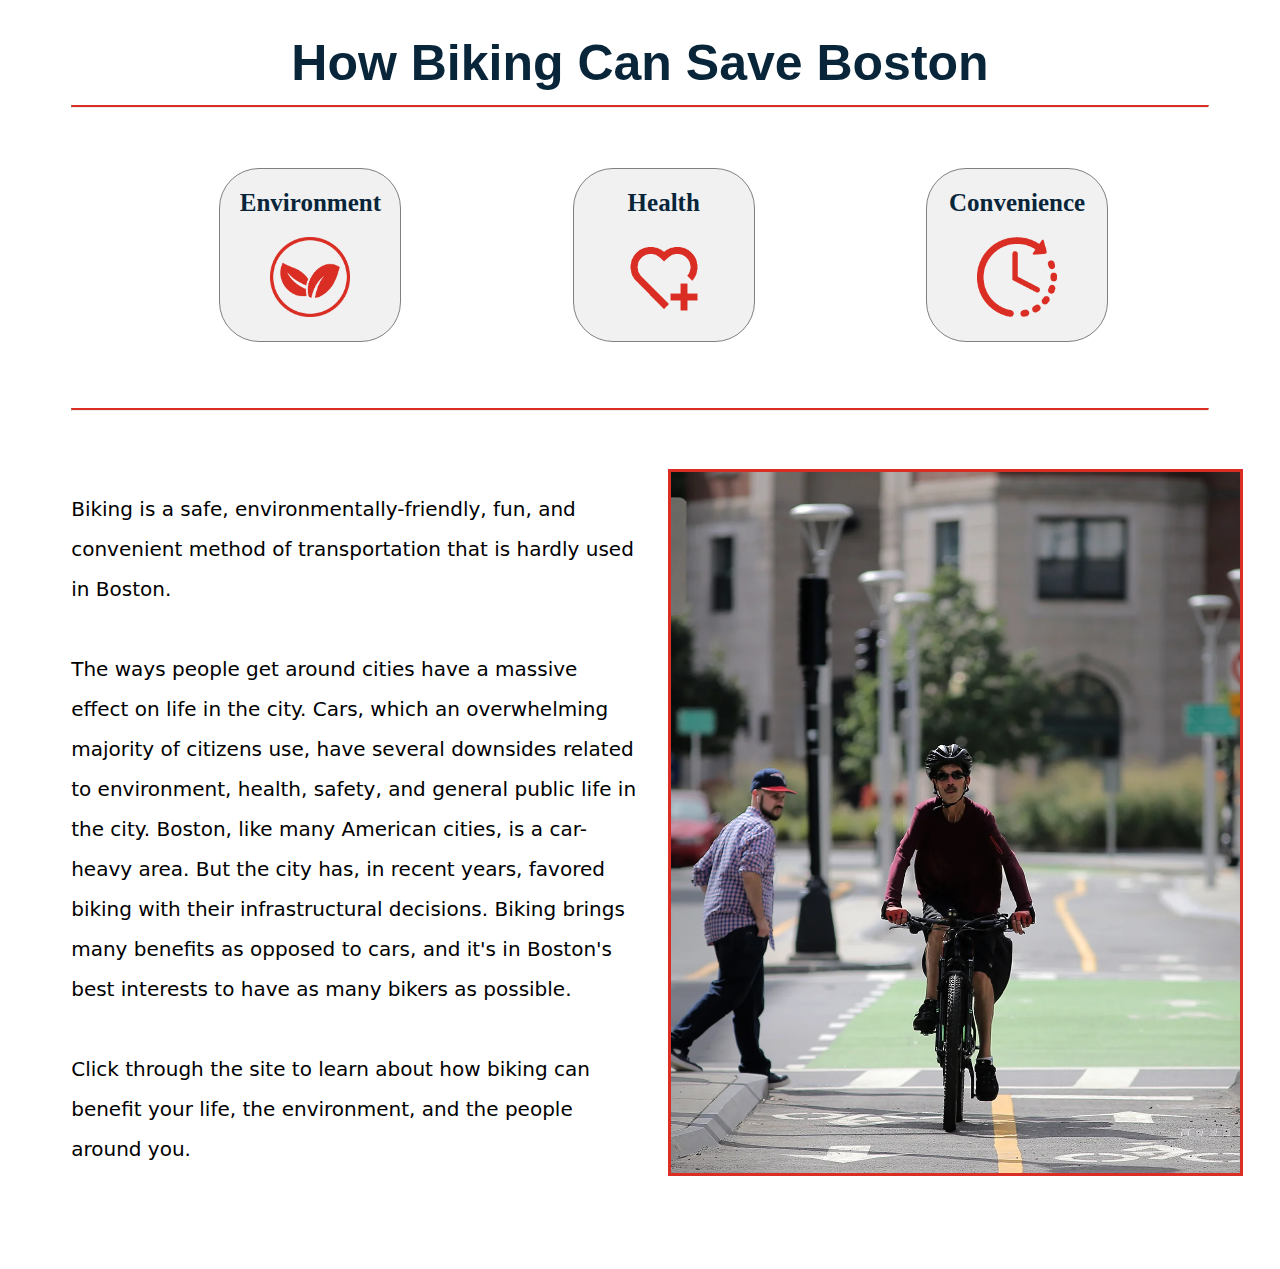
<file: index.html>
<!doctype html>
<html>
<head>
<meta charset="UTF-8">
<title>Benefits of Biking</title>
<link href="index.css" rel="stylesheet" type="text/css">
</head>
<body>
<!-- CONTAINER MAIN -->
<div class="container">
	
	<section class="hero">
		<!--<img class="heroimage" src="boston.jpeg" alt="" style="opacity:85%"/> -->
  		<h1>How Biking Can Save Boston</h1>
	  <hr>
	</section>
	
  <section class="icons">
		<ul>
			<li>
			<h2><a href="digital_project_environment.html">Environment</a></h2>
			<a href="digital_project_environment.html"><img src="enviicon2.png" width="80" height="80" alt=""></a>
			</li>
			
		  <li> 
			<h2><a href="digital_project_health.html">Health</a></h2>
			<a href="digital_project_health.html"><img src="healthicon.png" width="80" height="80" alt=""></a>
		  </li>
			
			<li> 
			<h2><a href="digital_project_convenience.html">Convenience</a></h2>
			<a href="digital_project_health.html"><img src="timeicon.png" width="80" height="80" alt=""/></a>
			</li>
		</ul>
  </section>

	<div id = "secsect">
            <hr>
              
            <div id = "leftbox">
                <p>Biking is a safe, environmentally-friendly, fun, and convenient method of transportation that is hardly used in Boston. <br> <br>
				
				The ways people get around cities have a massive effect on life in the city. Cars, which an overwhelming majority of citizens use, have several downsides related to environment, health, safety, and general public life in the city. Boston, like many American cities, is a car-heavy area. But the city has, in recent years, favored biking with their infrastructural decisions. Biking brings many benefits as opposed to cars, and it's in Boston's best interests to have as many bikers as possible. <br> <br>
				
				Click through the site to learn about how biking can benefit your life, the environment, and the people around you.</p>
            </div> 
              
            <div id = "rightbox">
                <img src="bostonbikelanes_edited.png" alt=""/> 
            </div>
              
        </div>
	

		
</div>
</body>
</html>
</file>
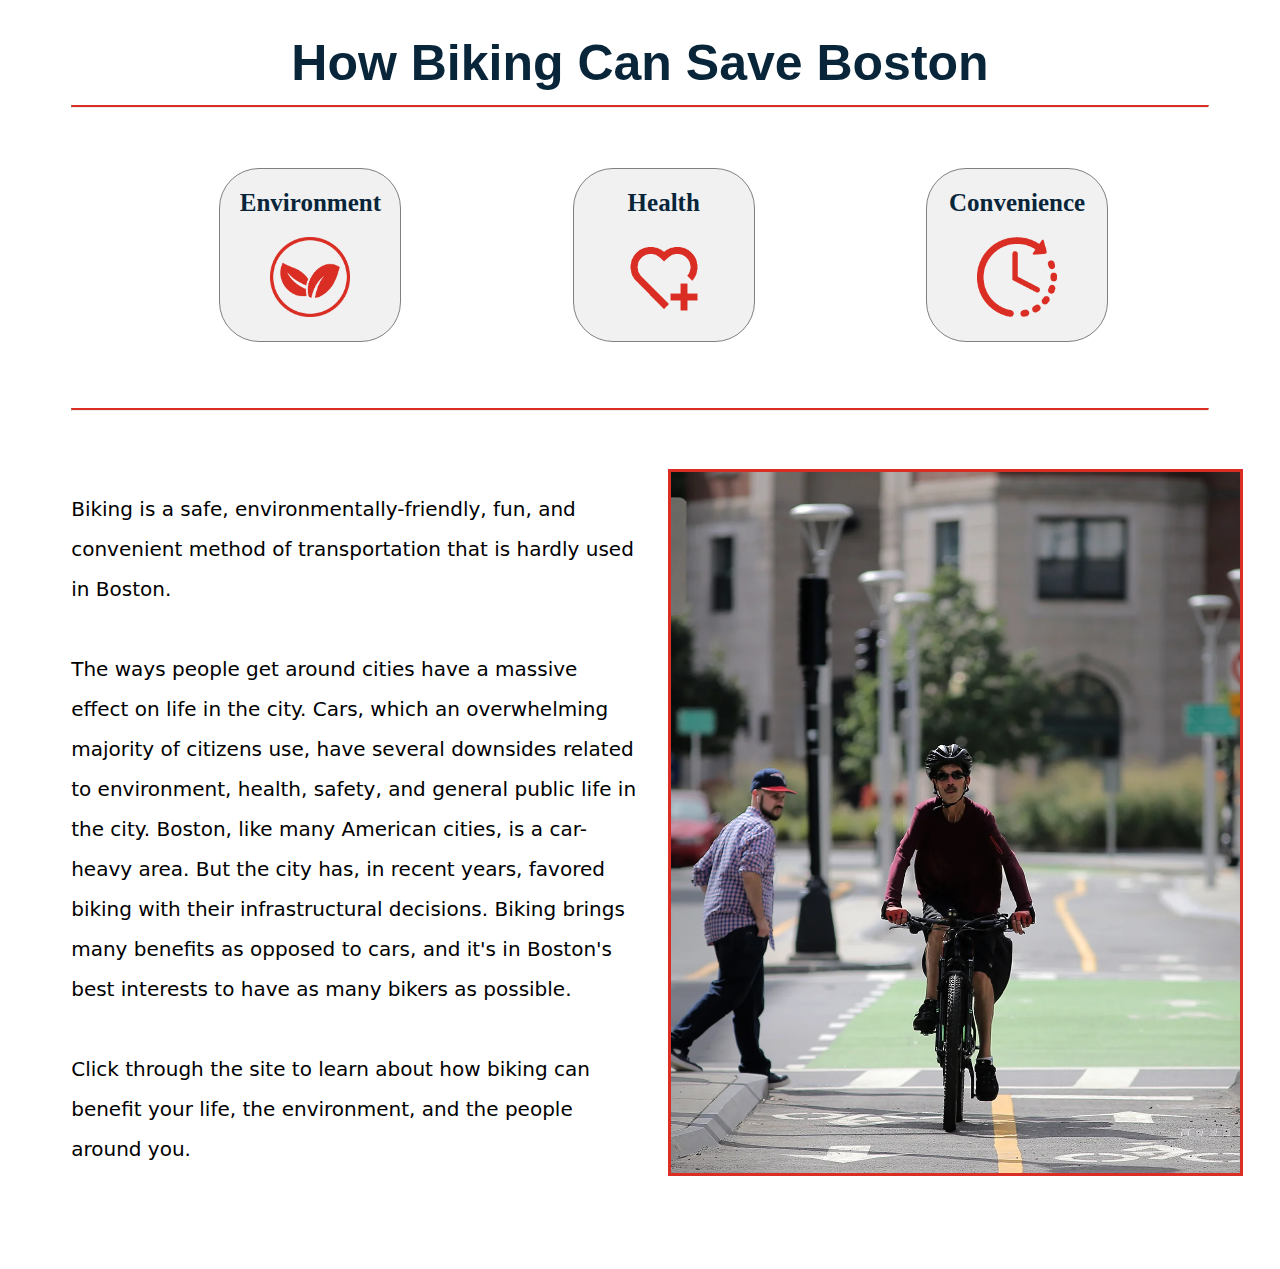
<file: digital_project.html>
<!doctype html>
<html>
<head>
<meta charset="UTF-8">
<title>digital_project</title>
<link href="digital_project.css" rel="stylesheet" type="text/css">
</head>
<body>
<!-- CONTAINER MAIN -->
<div class="container">
	
	<section class="hero">
		<!--<img class="heroimage" src="boston.jpeg" alt="" style="opacity:85%"/> -->
  		<h1>How Biking Can Save Boston</h1>
	  <hr>
	</section>
	
  <section class="icons">
		<ul>
			<li>
			<h2><a href="digital_project_environment.html">Environment</a></h2>
			<a href="digital_project_environment.html"><img src="enviicon2.png" width="80" height="80" alt=""></a>
			</li>
			
		  <li> 
			<h2><a href="digital_project_health.html">Health</a></h2>
			<a href="digital_project_health.html"><img src="healthicon.png" width="80" height="80" alt=""></a>
		  </li>
			
			<li> 
			<h2><a href="digital_project_convenience.html">Convenience</a></h2>
			<a href="digital_project_health.html"><img src="timeicon.png" width="80" height="80" alt=""/></a>
			</li>
		</ul>
  </section>

	<div id = "secsect">
            <hr>
              
            <div id = "leftbox">
                <p>Biking is a safe, environmentally-friendly, fun, and convenient method of transportation that is hardly used in Boston. <br> <br>
				
				The ways people get around cities have a massive effect on life in the city. Cars, which an overwhelming majority of citizens use, have several downsides related to environment, health, safety, and general public life in the city. Boston, like many American cities, is a car-heavy area. But the city has, in recent years, favored biking with their infrastructural decisions. Biking brings many benefits as opposed to cars, and it's in Boston's best interests to have as many bikers as possible. <br> <br>
				
				Click through the site to learn about how biking can benefit your life, the environment, and the people around you.</p>
            </div> 
              
            <div id = "rightbox">
                <img src="bostonbikelanes_edited.png" alt=""/> 
            </div>
              
        </div>
	

		
</div>
</body>
</html>
</file>
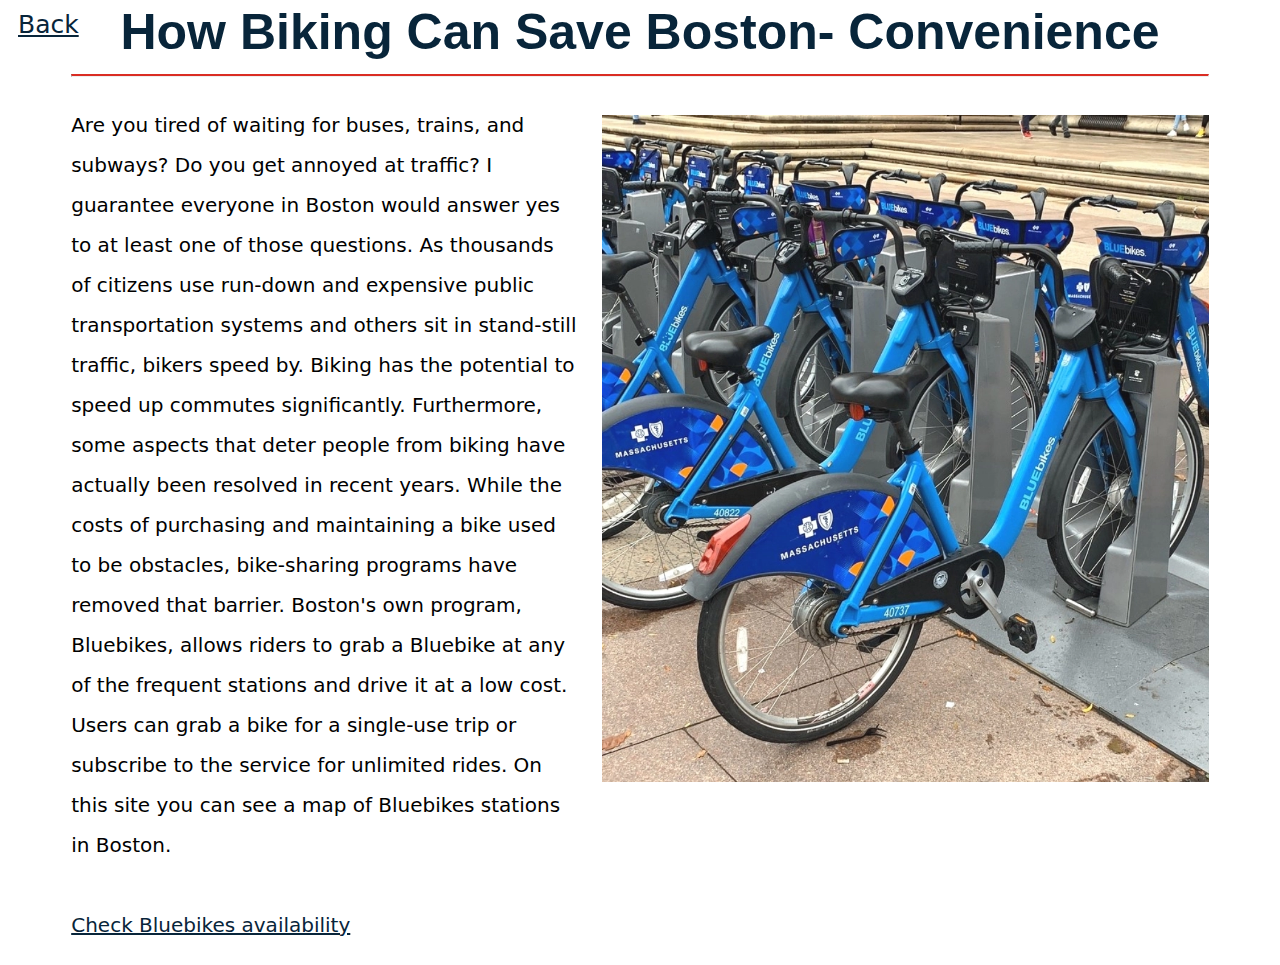
<file: digital_project_convenience.html>
<!doctype html>
<html>
<head>
<meta charset="UTF-8">
<title>Convenience Benefits of Biking</title>
	
<link href="digital_project_sidepages.css" rel="stylesheet" type="text/css">
</head>

<body>
	
<div class="container">
	
	<section class="back">
		<a href="index.html">Back</a>
	</section>
	
	<section class="hero">
  		<h1>How Biking Can Save Boston- Convenience</h1>
	  <hr>
	</section>
	
  <section id="text">
		<p>	Are you tired of waiting for buses, trains, and subways? Do you get annoyed at traffic? I guarantee everyone in Boston would answer yes to at least one of those questions. As thousands of citizens use run-down and expensive public transportation systems and others sit in stand-still traffic, bikers speed by. Biking has the potential to speed up commutes significantly. Furthermore, some aspects that deter people from biking have actually been resolved in recent years. While the costs of purchasing and maintaining a bike used to be obstacles, bike-sharing programs have removed that barrier. Boston's own program, Bluebikes, allows riders to grab a Bluebike at any of the frequent stations and drive it at a low cost. Users can grab a bike for a single-use trip or subscribe to the service for unlimited rides. On this site you can see a map of Bluebikes stations in Boston. <br> <br>
			
		<a href="https://member.bluebikes.com/map/" target="_blank"> Check Bluebikes availability</a>	
		</p>
	</section>
	
	<section id="image">
    	<img src="bluebikes.jpeg"  alt=""/> 
	</section>
</div>	
</body>
</html>
</file>
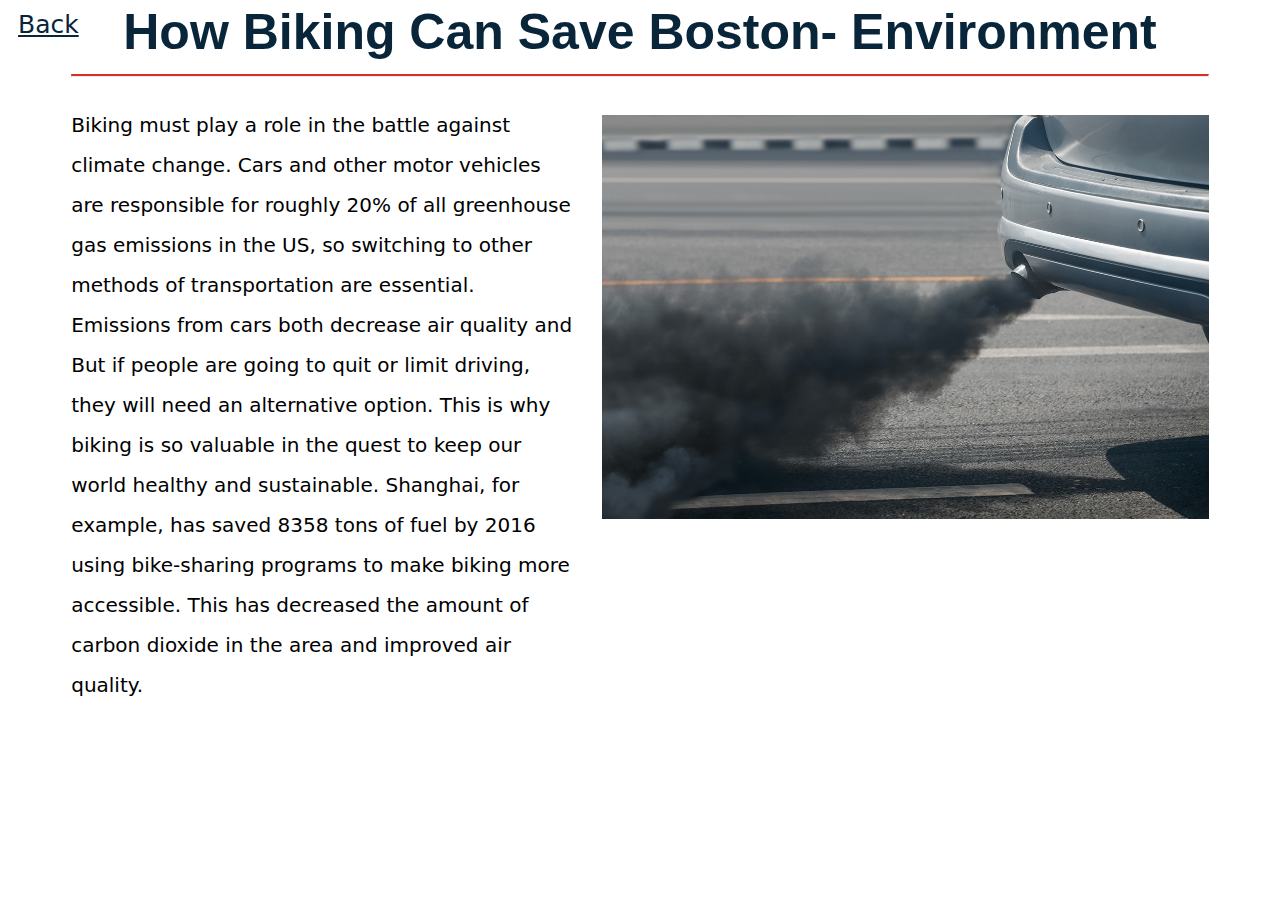
<file: digital_project_environment.html>
<!doctype html>
<html>
<head>
<meta charset="UTF-8">
<title>Environmental Benefits of Biking</title>
	
<link href="digital_project_sidepages.css" rel="stylesheet" type="text/css">
</head>

<body>
	
<div class="container">
	
	<section class="back">
		<a href="index.html">Back</a>
	</section>
	
	<section class="hero">
  		<h1>How Biking Can Save Boston- Environment</h1>
	  <hr>
	</section>
	
  <section id="text">
		<p>	Biking must play a role in the battle against climate change. Cars and other motor vehicles are responsible for roughly 20% of all greenhouse gas emissions in the US, so switching to other methods of transportation are essential. Emissions from cars both decrease air quality and But if people are going to quit or limit driving, they will need an alternative option. This is why biking is so valuable in the quest to keep our world healthy and sustainable. Shanghai, for example, has saved 8358 tons of fuel by 2016 using bike-sharing programs to make biking more accessible. This has decreased the amount of carbon dioxide in the area and improved air quality. </p>
	</section>
	
	<section id="image">
    	<img src="caremission.jpeg"  alt=""/> 
	</section>
</div>	
</body>
</html>
</file>
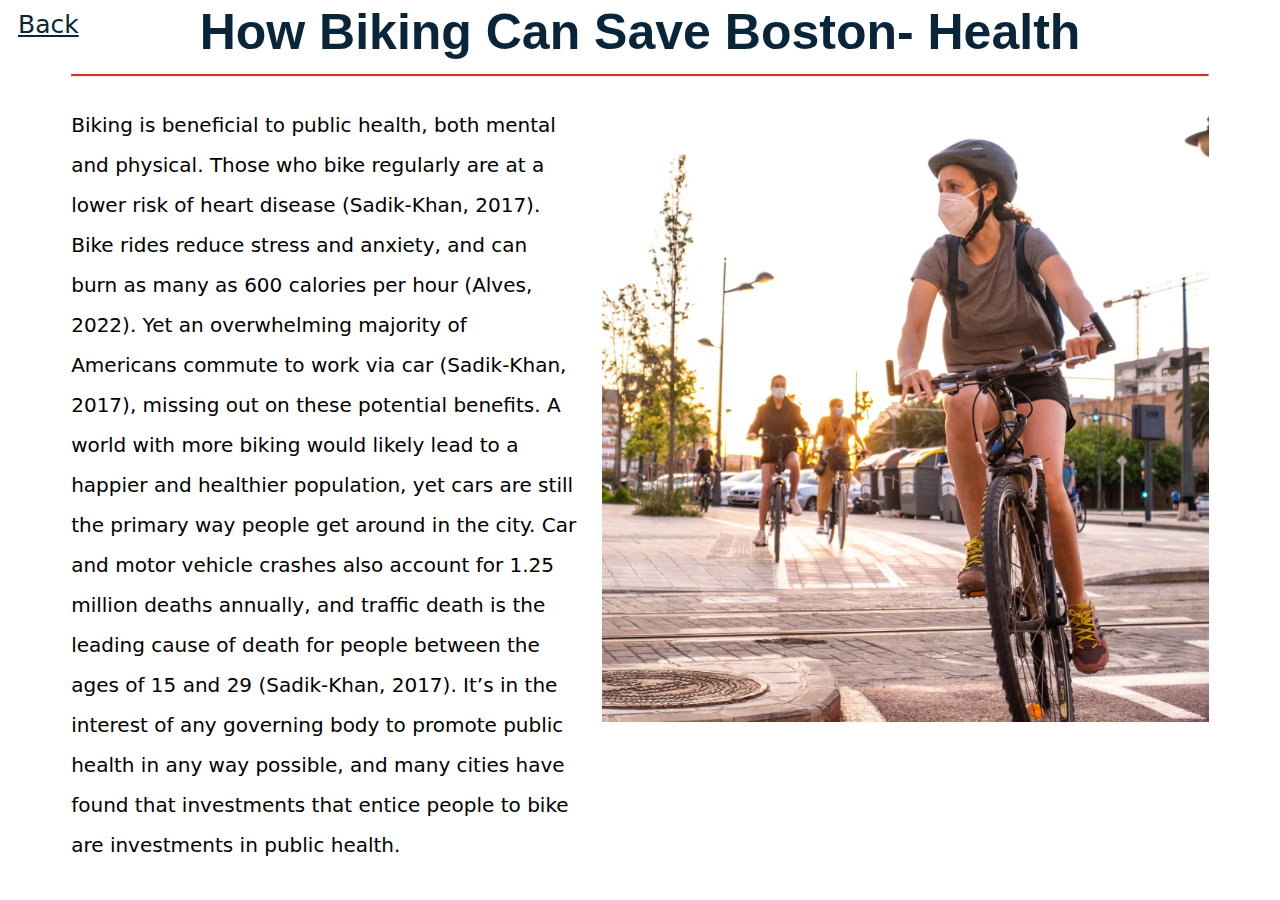
<file: digital_project_health.html>
<!doctype html>
<html>
<head>
<meta charset="UTF-8">
<title>Health Benefits of Biking</title>
	
<link href="digital_project_sidepages.css" rel="stylesheet" type="text/css">
</head>

<body>
	
<div class="container">
	
	<section class="back">
		<a href="index.html">Back</a>
	</section>
	
	<section class="hero">
  		<h1>How Biking Can Save Boston- Health</h1>
	  <hr>
	</section>
	
  <section id="text">
		<p>	Biking is beneficial to public health, both mental and physical. Those who bike regularly are at a lower risk of heart disease (Sadik-Khan, 2017). Bike rides reduce stress and anxiety, and can burn as many as 600 calories per hour (Alves, 2022). Yet an overwhelming majority of Americans commute to work via car (Sadik-Khan, 2017), missing out on these potential benefits. A world with more biking would likely lead to a happier and healthier population, yet cars are still the primary way people get around in the city. Car and motor vehicle crashes also account for 1.25 million deaths annually, and traffic death is the leading cause of death for people between the ages of 15 and 29 (Sadik-Khan, 2017). It’s in the interest of any governing body to promote public health in any way possible, and many cities have found that investments that entice people to bike are investments in public health. </p>
	</section>
	
	<section id="image">
    	<img src="bikehealth.jpeg"  alt=""/> 
	</section>
</div>	
</body>
</html>
</file>
<file: index.css>
@charset "UTF-8";
/* CSS Document */

.container {
}

/*Entire hero section */
.hero {
	font-family: Tahoma, Verdana, sans-serif;
}

/*Just the text*/
.hero h1 {
	font-size: 50px;
	color: #08253A;
	text-align: center;
}

.container hr {
	border-top: 2px solid #da2d23;
	margin-left: 5%;
	margin-right: 5%;
	margin-top: -20px;
	clear: both;
}

.icons {
	margin-top: 60px;
}

ul {
	list-style: none;
}

.icons li {
	float: left;
	margin-left: 14%;
	text-align: center;
	border: 0.5px solid gray;
	border-radius: 40px;
	background-size: fixed;
	background-color: #F1F1F1;
}

.icons li img {
	padding-left: 50px;
	padding-right: 50px;
	padding-bottom: 20px;
}

.icons li h2 a {
	font-size: 25px;
	font-family: Tahoma;
	color: #08253A;
	text-decoration: none;
}

.icons h2 a:hover {
	color: #0B4F81;
	text-decoration: underline;
	text-decoration-style: dotted;
}

#leftbox {
	float:left; 
    width:45%;
    height: auto;
	margin-top: 50px;
	margin-left: 5%;
}

#rightbox {
	float:right;
  	width:45%;
	height: 800px;
	margin-top: 50px;
	margin-right: 5%;
}

#rightbox img {
	max-height: 90%;
	max-width: 100%;
	margin-left: 5%;
	margin-right: 7%;
	border: 3px solid #da2d23;

}

#secsect p {
	font-family:"Lucida Grande", "Lucida Sans Unicode", "Lucida Sans", "DejaVu Sans", Verdana, "sans-serif";
	font-size: 20px;
	line-height: 200%;
	/*border: 1px dotted #888888;*/
}
            
#secsect hr {
	text-align:center;
	margin-top: 300px;
}
</file>
<file: digital_project.css>
@charset "UTF-8";
/* CSS Document */

.container {
}

/*Entire hero section */
.hero {
	font-family: Tahoma, Verdana, sans-serif;
}

/*Just the text*/
.hero h1 {
	font-size: 50px;
	color: #08253A;
	text-align: center;
}

.container hr {
	border-top: 2px solid #da2d23;
	margin-left: 5%;
	margin-right: 5%;
	margin-top: -20px;
	clear: both;
}

.icons {
	margin-top: 60px;
}

ul {
	list-style: none;
}

.icons li {
	float: left;
	margin-left: 14%;
	text-align: center;
	border: 0.5px solid gray;
	border-radius: 40px;
	background-size: fixed;
	background-color: #F1F1F1;
}

.icons li img {
	padding-left: 50px;
	padding-right: 50px;
	padding-bottom: 20px;
}

.icons li h2 a {
	font-size: 25px;
	font-family: Tahoma;
	color: #08253A;
	text-decoration: none;
}

.icons h2 a:hover {
	color: #0B4F81;
	text-decoration: underline;
	text-decoration-style: dotted;
}

#leftbox {
	float:left; 
    width:45%;
    height: auto;
	margin-top: 50px;
	margin-left: 5%;
}

#rightbox {
	float:right;
  	width:45%;
	height: 800px;
	margin-top: 50px;
	margin-right: 5%;
}

#rightbox img {
	max-height: 90%;
	max-width: 100%;
	margin-left: 5%;
	margin-right: 7%;
	border: 3px solid #da2d23;

}

#secsect p {
	font-family:"Lucida Grande", "Lucida Sans Unicode", "Lucida Sans", "DejaVu Sans", Verdana, "sans-serif";
	font-size: 20px;
	line-height: 200%;
	/*border: 1px dotted #888888;*/
}
            
#secsect hr {
	text-align:center;
	margin-top: 300px;
}
</file>
<file: digital_project_sidepages.css>
@charset "UTF-8";
/* CSS Document */

/*Entire hero section */
.hero {
	font-family: Tahoma, Verdana, sans-serif;
}

.back a {
	font-family:"Lucida Grande", "Lucida Sans Unicode", "Lucida Sans", "DejaVu Sans", Verdana, "sans-serif";
	font-size: 25px;
	text-decoration: underline;
	color: #08253A;
}

.back a:hover {
	color: #da2d23;
}

.back {
	margin-top: 10px;
	margin-bottom: -70px;
	margin-left: 10px;
}

/*Just the text*/
.hero h1 {
	font-size: 50px;
	color: #08253A;
	text-align: center;
}

.container hr {
	border-top: 2px solid #da2d23;
	margin-left: 5%;
	margin-right: 5%;
	margin-top: -20px;
	clear: both;
}

#text {
	margin-left: 5%; 
	margin-right: 2%;
	width: 40%;
	float: left;
}

#text p {
	font-family:"Lucida Grande", "Lucida Sans Unicode", "Lucida Sans", "DejaVu Sans", Verdana, "sans-serif";
	font-size: 20px;
	line-height: 200%;
}

#text p a {
	text-decoration: underline;
	color: #08253A;
}

#text p a:hover {
	color: #0B4F81;
}
	
#image {
	width: 48%;
	height: auto;
	float: left;
	margin-top: 30px;
}

#image img {
	max-width: 100%;
}
</file>
